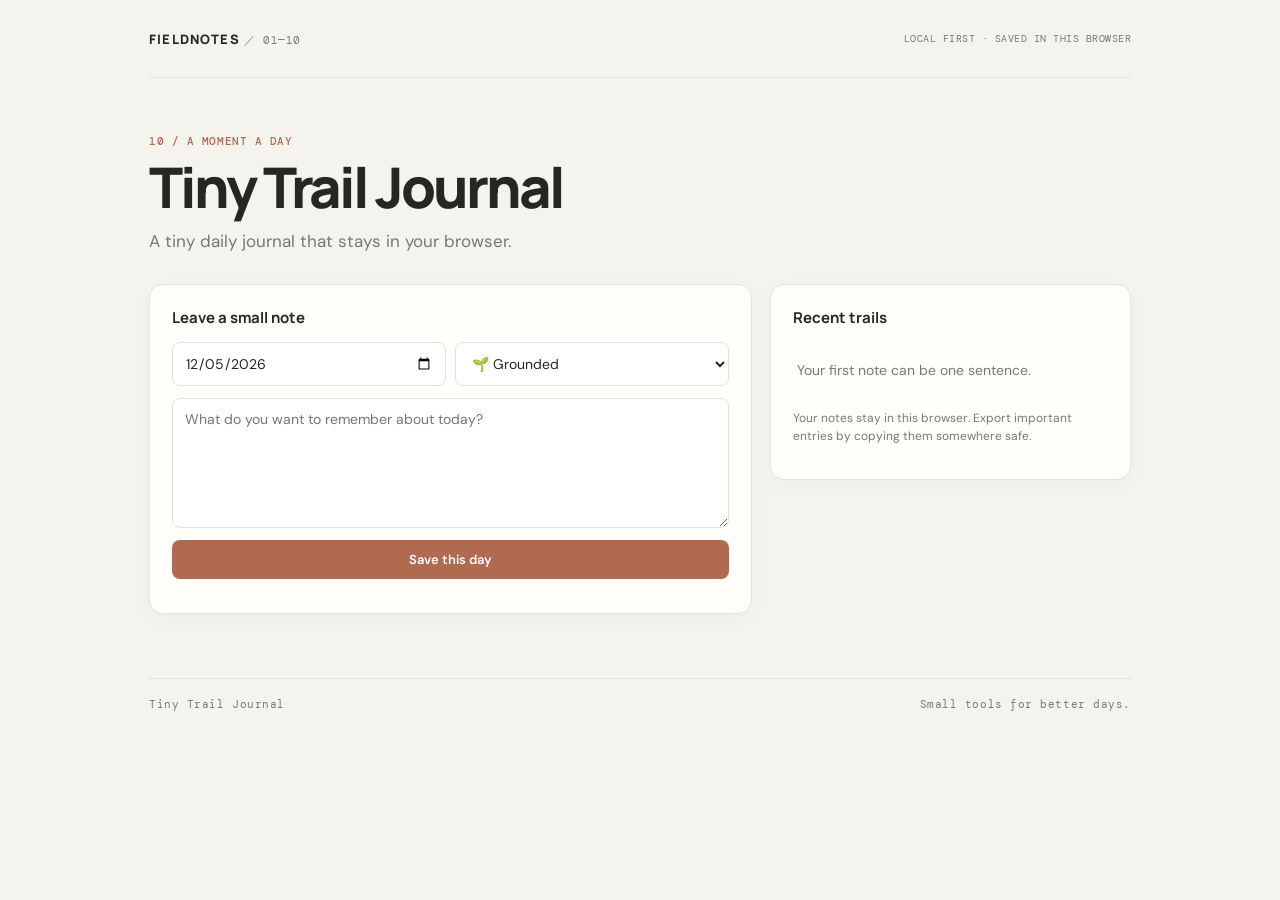
<file: index.html>
<!doctype html>
<html lang="en"><head><meta charset="utf-8"><meta name="viewport" content="width=device-width,initial-scale=1"><meta name="theme-color" content="#b06a4f"><title>Tiny Trail Journal</title><link rel="stylesheet" href="style.css"></head>
<body><div class="shell"><header class="top"><a class="wordmark" href="./">FIELDNOTES <span>／ 01—10</span></a><span class="local">LOCAL FIRST · SAVED IN THIS BROWSER</span></header><main id="app" data-app="journal"></main><footer><span>Tiny Trail Journal</span><span>Small tools for better days.</span></footer></div><script src="app.js" defer></script></body></html>
</file>
<file: style.css>
@import url('https://fonts.googleapis.com/css2?family=DM+Mono:wght@400;500&family=DM+Sans:wght@400;500;600;700&family=Manrope:wght@500;600;700;800&display=swap');
:root{--accent:#b06a4f;--ink:#252820;--muted:#777a70;--paper:#f4f3ed;--panel:#fffefa;--line:#e4e3da;--soft:#eeeee7}*{box-sizing:border-box}body{margin:0;background:var(--paper);color:var(--ink);font:15px/1.5 'DM Sans',sans-serif}.shell{max-width:1050px;margin:auto;padding:0 34px}.top{height:78px;display:flex;justify-content:space-between;align-items:center;border-bottom:1px solid var(--line)}.wordmark{font:800 13px 'Manrope',sans-serif;letter-spacing:.09em;color:var(--ink);text-decoration:none}.wordmark span,.local,footer,.eyebrow,.stat-label,.mono{font:11px 'DM Mono',monospace;letter-spacing:.05em;color:var(--muted)}.local{font-size:10px}main{padding:56px 0 64px}.hero{margin-bottom:30px;max-width:720px}.eyebrow{color:var(--accent);text-transform:uppercase;font-weight:500}h1{font:800 clamp(36px,6vw,56px)/1.05 'Manrope',sans-serif;letter-spacing:-.055em;margin:10px 0 12px}.lede{color:var(--muted);font-size:17px;margin:0;max-width:590px}.layout{display:grid;grid-template-columns:minmax(0,1.25fr) minmax(250px,.75fr);gap:18px;align-items:start}.panel{background:var(--panel);border:1px solid var(--line);border-radius:14px;padding:22px;box-shadow:0 5px 20px #22210808}.panel h2{font:700 15px 'Manrope',sans-serif;margin:0 0 14px}.stack{display:grid;gap:12px}.row{display:flex;gap:9px;align-items:center}.row>*{min-width:0}input,textarea,select{width:100%;background:#fff;border:1px solid var(--line);border-radius:8px;padding:11px 12px;color:var(--ink);font:14px 'DM Sans',sans-serif;outline:none}textarea{min-height:130px;resize:vertical}input:focus,textarea:focus,select:focus{border-color:var(--accent);box-shadow:0 0 0 3px color-mix(in srgb,var(--accent) 14%,transparent)}button,.button{border:0;border-radius:8px;background:var(--accent);color:white;padding:11px 15px;font:600 13px 'DM Sans',sans-serif;cursor:pointer;white-space:nowrap}button:hover{filter:brightness(.93)}button.secondary{background:var(--soft);color:var(--ink)}button.danger{background:#f8e9e5;color:#a04232}.list{display:grid;gap:8px;margin-top:16px}.item{background:#fff;border:1px solid var(--line);border-radius:10px;padding:13px;display:flex;justify-content:space-between;gap:12px;align-items:center}.item-main{min-width:0}.item strong{display:block;overflow-wrap:anywhere}.item small,.hint{color:var(--muted);font-size:12px}.empty{color:var(--muted);padding:16px 4px;font-size:14px}.stats{display:grid;grid-template-columns:1fr 1fr;gap:10px}.stat{background:var(--soft);border-radius:10px;padding:14px}.stat strong{display:block;font:700 24px 'Manrope',sans-serif;margin-top:3px}.stat-label{font-size:10px;text-transform:uppercase}.pill{display:inline-block;background:color-mix(in srgb,var(--accent) 11%,white);color:var(--accent);border-radius:999px;padding:4px 8px;font:10px 'DM Mono',monospace}.result{margin-top:14px;padding:16px;border-radius:10px;background:var(--soft)}.big{font:800 34px 'Manrope',sans-serif;letter-spacing:-.04em}.bar{height:8px;background:var(--line);border-radius:99px;overflow:hidden;margin:9px 0}.bar i{display:block;height:100%;background:var(--accent);border-radius:99px}.swatch{height:90px;border-radius:10px;border:1px solid #0001}.split{display:grid;grid-template-columns:1fr 1fr;gap:12px}.chip{display:inline-block;border:1px solid var(--line);border-radius:7px;padding:3px 7px;margin:2px;font-size:12px}a{color:var(--accent)}.checks{display:grid;gap:8px}.checkrow{display:flex;align-items:center;gap:9px;background:#fff;border:1px solid var(--line);padding:10px;border-radius:9px}.checkrow input{width:18px;height:18px;accent-color:var(--accent)}.days{display:grid;grid-template-columns:repeat(7,1fr);gap:5px;margin-top:8px}.day{text-align:center;font:10px 'DM Mono',monospace;color:var(--muted)}.day input{display:block;margin:4px auto;width:17px;height:17px;accent-color:var(--accent)}footer{display:flex;justify-content:space-between;border-top:1px solid var(--line);padding:18px 0 28px}@media(max-width:720px){.shell{padding:0 18px}.top{height:64px}main{padding:38px 0}.layout{grid-template-columns:1fr}.local{font-size:8px}.row.wrap{flex-wrap:wrap}.split{grid-template-columns:1fr}}
</file>
